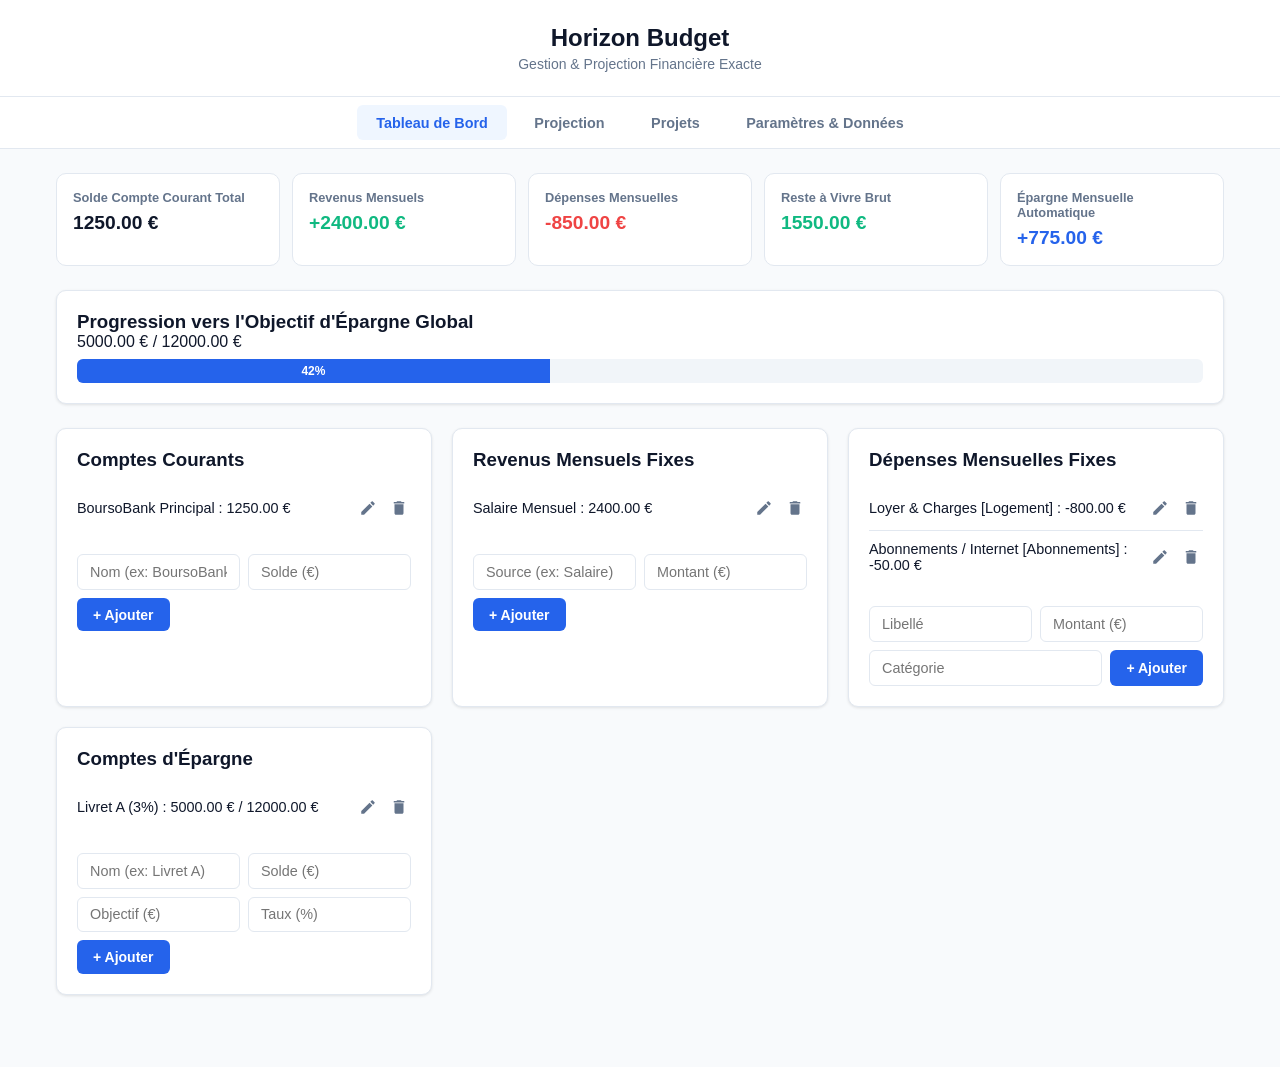
<file: index.html>
<!DOCTYPE html>
<html lang="fr">
<head>
    <meta charset="UTF-8">
    <meta name="viewport" content="width=device-width, initial-scale=1.0">
    <title>Horizon Budget - Gestion & Projection Financière</title>
    <link rel="stylesheet" href="style.css">
</head>
<body>

    <header class="main-header">
        <h1>Horizon Budget</h1>
        <p class="subtitle">Gestion & Projection Financière Exacte</p>
    </header>

    <nav class="main-nav">
        <button class="nav-btn active" data-tab="tab-dashboard">Tableau de Bord</button>
        <button class="nav-btn" data-tab="tab-projection">Projection</button>
        <button class="nav-btn" data-tab="tab-projects">Projets</button>
        <button class="nav-btn" data-tab="tab-settings">Paramètres & Données</button>
    </nav>

    <main class="container">

        <!-- ONGLET TABLEAU DE BORD -->
        <section id="tab-dashboard" class="tab-content active">
            <div class="metrics-grid">
                <div class="metric-card">
                    <span class="metric-label">Solde Compte Courant Total</span>
                    <span class="metric-value" id="metric-total-checking">0.00 €</span>
                </div>
                <div class="metric-card">
                    <span class="metric-label">Revenus Mensuels</span>
                    <span class="metric-value text-success" id="metric-income">+0.00 €</span>
                </div>
                <div class="metric-card">
                    <span class="metric-label">Dépenses Mensuelles</span>
                    <span class="metric-value text-danger" id="metric-expense">-0.00 €</span>
                </div>
                <div class="metric-card">
                    <span class="metric-label">Reste à Vivre Brut</span>
                    <span class="metric-value" id="metric-leftover">0.00 €</span>
                </div>
                <div class="metric-card">
                    <span class="metric-label">Épargne Mensuelle Automatique</span>
                    <span class="metric-value text-primary" id="metric-savings-monthly">+0.00 €</span>
                </div>
            </div>

            <!-- PROGRÈS ÉPARGNE -->
            <div class="card margin-top">
                <h3>Progression vers l'Objectif d'Épargne Global</h3>
                <p id="progress-text" class="section-desc">0.00 € / 0.00 €</p>
                <div class="progress-container">
                    <div class="progress-bar" id="savings-progress-bar">0%</div>
                </div>
            </div>

            <!-- COMPTES & OPÉRATIONS -->
            <div class="grid-2-cols margin-top">
                <!-- COMPTES COURANTS -->
                <div class="card">
                    <h3>Comptes Courants</h3>
                    <ul class="item-list" id="list-checkings"></ul>
                    <form id="form-checking" class="form-inline margin-top">
                        <input type="text" id="checking-label" placeholder="Nom (ex: BoursoBank)" required>
                        <input type="number" step="0.01" id="checking-amount" placeholder="Solde (€)" required>
                        <button type="submit" class="btn primary-btn">+ Ajouter</button>
                    </form>
                </div>

                <!-- REVENUS FIXES -->
                <div class="card">
                    <h3>Revenus Mensuels Fixes</h3>
                    <ul class="item-list" id="list-incomes"></ul>
                    <form id="form-income" class="form-inline margin-top">
                        <input type="text" id="income-label" placeholder="Source (ex: Salaire)" required>
                        <input type="number" step="0.01" id="income-amount" placeholder="Montant (€)" required>
                        <button type="submit" class="btn primary-btn">+ Ajouter</button>
                    </form>
                </div>

                <!-- DÉPENSES FIXES -->
                <div class="card">
                    <h3>Dépenses Mensuelles Fixes</h3>
                    <ul class="item-list" id="list-expenses"></ul>
                    <form id="form-expense" class="form-inline margin-top">
                        <input type="text" id="expense-label" placeholder="Libellé" required>
                        <input type="number" step="0.01" id="expense-amount" placeholder="Montant (€)" required>
                        <input type="text" id="expense-category" placeholder="Catégorie" required>
                        <button type="submit" class="btn primary-btn">+ Ajouter</button>
                    </form>
                </div>

                <!-- SUPPORTS D'ÉPARGNE -->
                <div class="card">
                    <h3>Comptes d'Épargne</h3>
                    <ul class="item-list" id="list-savings"></ul>
                    <form id="form-savings" class="form-inline margin-top">
                        <input type="text" id="savings-label" placeholder="Nom (ex: Livret A)" required>
                        <input type="number" step="0.01" id="savings-current" placeholder="Solde (€)" required>
                        <input type="number" step="0.01" id="savings-target" placeholder="Objectif (€)" required>
                        <input type="number" step="0.1" id="savings-rate-interest" placeholder="Taux (%)">
                        <button type="submit" class="btn primary-btn">+ Ajouter</button>
                    </form>
                </div>
            </div>
        </section>

        <!-- ONGLET PROJECTION -->
        <section id="tab-projection" class="tab-content">
            <div class="card">
                <h3>Projection Financière</h3>
                <p class="section-desc">Visualisez l'évolution prévisionnelle de vos solde de compte courant et d'épargne.</p>
                <div class="table-wrapper margin-top">
                    <table class="projection-table">
                        <thead>
                            <tr>
                                <th>Date / Mois</th>
                                <th>Solde Dép.</th>
                                <th>Revenus</th>
                                <th>Dépenses</th>
                                <th>Épargne auto.</th>
                                <th>Événements / Projets</th>
                                <th>Solde Fin C.C</th>
                                <th>Solde Épargne</th>
                                <th>Action</th>
                            </tr>
                        </thead>
                        <tbody id="projection-tbody"></tbody>
                    </table>
                </div>
            </div>
        </section>

        <!-- ONGLET PROJETS -->
        <section id="tab-projects" class="tab-content">
            <div class="card">
                <h3>Ajouter un Projet ponctuel</h3>
                <form id="form-project-page" class="form-grid margin-top">
                    <div class="form-group">
                        <label>Nom du projet :</label>
                        <input type="text" id="project-label-p" placeholder="ex: Vacances d'été" required>
                    </div>
                    <div class="form-group">
                        <label>Coût estimé (€) :</label>
                        <input type="number" step="0.01" id="project-amount-p" placeholder="1000" required>
                    </div>
                    <div class="form-group">
                        <label>Mois de réalisation (AAAA-MM) :</label>
                        <input type="month" id="project-date-p" required>
                    </div>
                    <div class="form-group">
                        <label>Source de financement :</label>
                        <select id="project-source-p">
                            <option value="checking">Compte Courant</option>
                            <option value="savings">Épargne</option>
                        </select>
                    </div>
                    <button type="submit" class="btn primary-btn grid-span-full">+ Planifier le projet</button>
                </form>
            </div>

            <div class="card margin-top">
                <h3>Liste des Projets Planifiés</h3>
                <div id="projects-container" class="projects-grid margin-top"></div>
            </div>
        </section>

        <!-- ONGLET PARAMÈTRES & DONNÉES -->
        <section id="tab-settings" class="tab-content">
            <div class="card">
                <h3>Configuration Générale</h3>
                <div class="form-grid margin-top">
                    <div class="form-group">
                        <label>Jour de versement de la paie :</label>
                        <input type="number" id="pay-day" min="1" max="31">
                    </div>
                    <div class="form-group">
                        <label>Paie reçue ce mois-ci ?</label>
                        <select id="pay-received">
                            <option value="false">Non (À inclure ce mois-ci)</option>
                            <option value="true">Oui (Déjà perçue)</option>
                        </select>
                    </div>
                    <div class="form-group">
                        <label>Horizon de projection (mois) :</label>
                        <input type="number" id="horizon" min="1" max="60">
                    </div>
                    <div class="form-group">
                        <label>Taux d'épargne du reste à vivre (%) :</label>
                        <input type="number" id="savings-rate" min="0" max="100">
                    </div>
                </div>
            </div>

            <div class="card margin-top">
                <h3>Gestion des Données (Import / Export)</h3>
                <div class="form-inline margin-top" style="gap: 1rem;">
                    <button id="export-btn" class="btn secondary-btn">Exporter les données (JSON)</button>
                    <label for="import-file" class="btn secondary-btn" style="cursor: pointer;">
                        Importer un fichier JSON
                    </label>
                    <input type="file" id="import-file" accept=".json" style="display: none;">
                    <button id="reset-btn" class="btn danger-btn">Réinitialiser les données</button>
                </div>
            </div>
        </section>

    </main>

    <!-- MODALE ÉDITION ÉLÉMENTS -->
    <div class="modal-overlay" id="edit-modal">
        <div class="modal-card">
            <div class="modal-header">
                <h3>Modifier l'élément</h3>
                <button class="icon-btn" id="modal-close">&times;</button>
            </div>
            <div class="modal-body" id="modal-body"></div>
            <div class="modal-footer">
                <button class="btn secondary-btn" id="modal-cancel-btn">Annuler</button>
                <button class="btn primary-btn" id="modal-save-btn">Enregistrer</button>
            </div>
        </div>
    </div>

    <!-- MODALE VIREMENT PONCTUEL -->
    <div class="modal-overlay" id="transfer-modal">
        <div class="modal-card">
            <div class="modal-header">
                <h3>Virement exceptionnel</h3>
                <button class="icon-btn" id="transfer-modal-close">&times;</button>
            </div>
            <div class="modal-body">
                <p id="transfer-modal-desc" style="margin-bottom: 1rem; color: var(--text-secondary);"></p>
                <div class="form-group">
                    <label for="transfer-amount-input">Montant (€) :</label>
                    <input type="number" step="0.01" id="transfer-amount-input" placeholder="0.00">
                </div>
            </div>
            <div class="modal-footer">
                <button class="btn secondary-btn" id="transfer-cancel-btn">Annuler</button>
                <button class="btn primary-btn" id="transfer-save-btn">Enregistrer</button>
            </div>
        </div>
    </div>

    <script src="app.js"></script>
    
</body>
</html>
</file>
<file: style.css>
:root {
    --primary: #2563eb;
    --primary-hover: #1d4ed8;
    --primary-light: #eff6ff;
    --success: #10b981;
    --danger: #ef4444;
    --bg-main: #f8fafc;
    --bg-card: #ffffff;
    --bg-subtle: #f1f5f9;
    --text-primary: #0f172a;
    --text-secondary: #64748b;
    --border-color: #e2e8f0;
    --radius-sm: 6px;
    --radius-md: 10px;
    --radius-lg: 14px;
    --shadow-sm: 0 1px 3px rgba(0,0,0,0.1);
    --shadow-md: 0 4px 6px -1px rgba(0,0,0,0.1);
}

* {
    box-sizing: border-box;
    margin: 0;
    padding: 0;
    font-family: -apple-system, BlinkMacSystemFont, "Segoe UI", Roboto, Helvetica, Arial, sans-serif;
}

body {
    background-color: var(--bg-main);
    color: var(--text-primary);
    padding-bottom: 3rem;
}

/* EN-TÊTE PRINCIPAL */
.main-header {
    background-color: var(--bg-card);
    border-bottom: 1px solid var(--border-color);
    padding: 1.5rem 1rem;
    text-align: center;
}

.main-header h1 {
    font-size: 1.5rem;
    font-weight: 700;
}

.subtitle {
    color: var(--text-secondary);
    font-size: 0.875rem;
    margin-top: 0.25rem;
}

/* NAVIGATION RÉACTIVE */
.main-nav {
    display: flex;
    justify-content: flex-start;
    gap: 0.5rem;
    background-color: var(--bg-card);
    border-bottom: 1px solid var(--border-color);
    padding: 0.5rem 1rem;
    overflow-x: auto;
    white-space: nowrap;
    -webkit-overflow-scrolling: touch;
}

@media (min-width: 640px) {
    .main-nav {
        justify-content: center;
    }
}

.nav-btn {
    padding: 0.6rem 1.2rem;
    border: none;
    background: transparent;
    color: var(--text-secondary);
    font-weight: 600;
    font-size: 0.9rem;
    border-radius: var(--radius-sm);
    cursor: pointer;
    transition: all 0.2s ease;
    flex: 0 0 auto;
}

.nav-btn:hover {
    background-color: var(--bg-subtle);
    color: var(--text-primary);
}

.nav-btn.active {
    background-color: var(--primary-light);
    color: var(--primary);
}

/* CONTENEUR PRINCIPAL */
.container {
    max-width: 1200px;
    margin: 1.5rem auto;
    padding: 0 1rem;
    width: 100%;
}

.tab-content {
    display: none;
}

.tab-content.active {
    display: block;
}

.card {
    background-color: var(--bg-card);
    border: 1px solid var(--border-color);
    border-radius: var(--radius-md);
    padding: 1.25rem;
    box-shadow: var(--shadow-sm);
}

.margin-top {
    margin-top: 1.5rem;
}

/* GRILLES DE LAYOUT RESPONSIVES */
.grid-2-cols {
    display: grid;
    grid-template-columns: repeat(auto-fit, minmax(280px, 1fr));
    gap: 1.25rem;
}

.metrics-grid {
    display: grid;
    grid-template-columns: repeat(auto-fit, minmax(160px, 1fr));
    gap: 0.75rem;
}

.metric-card {
    background-color: var(--bg-card);
    border: 1px solid var(--border-color);
    border-radius: var(--radius-md);
    padding: 1rem;
    display: flex;
    flex-direction: column;
    gap: 0.4rem;
}

.metric-label {
    font-size: 0.8rem;
    color: var(--text-secondary);
    font-weight: 600;
}

.metric-value {
    font-size: 1.2rem;
    font-weight: 700;
}

.text-success { color: var(--success); }
.text-danger { color: var(--danger); }
.text-primary { color: var(--primary); }

/* BARRE DE PROGRESSION ÉPARGNE */
.progress-container {
    width: 100%;
    background-color: var(--bg-subtle);
    border-radius: var(--radius-sm);
    height: 1.5rem;
    overflow: hidden;
    margin-top: 0.5rem;
}

.progress-bar {
    height: 100%;
    background-color: var(--primary);
    color: #fff;
    font-size: 0.75rem;
    font-weight: 700;
    display: flex;
    align-items: center;
    justify-content: center;
    transition: width 0.3s ease;
}

/* LISTES D'ÉLÉMENTS */
.item-list {
    list-style: none;
    margin-top: 1rem;
}

.item-list li {
    display: flex;
    justify-content: space-between;
    align-items: center;
    padding: 0.6rem 0;
    border-bottom: 1px solid var(--border-color);
    font-size: 0.9rem;
}

.item-list li:last-child {
    border-bottom: none;
}

.item-actions {
    display: flex;
    gap: 0.4rem;
}

.icon-btn {
    background: transparent;
    border: none;
    cursor: pointer;
    padding: 0.2rem;
    border-radius: var(--radius-sm);
    display: flex;
    align-items: center;
    justify-content: center;
}

.icon-btn svg {
    width: 18px;
    height: 18px;
    fill: var(--text-secondary);
    transition: fill 0.2s;
}

.icon-btn:hover svg {
    fill: var(--text-primary);
}

.delete-btn:hover svg {
    fill: var(--danger);
}

/* FORMULAIRES DE CRÉATION & Saisie */
.form-inline {
    display: flex;
    flex-wrap: wrap;
    gap: 0.5rem;
}

.form-inline input, 
.form-inline select, 
.form-inline button {
    flex: 1 1 100%;
}

@media (min-width: 640px) {
    .form-inline input, 
    .form-inline select {
        flex: 1 1 140px;
    }
    .form-inline button {
        flex: 0 0 auto;
    }
}

.form-grid {
    display: grid;
    grid-template-columns: repeat(auto-fit, minmax(200px, 1fr));
    gap: 1rem;
}

.grid-span-full {
    grid-column: 1 / -1;
}

.form-group {
    display: flex;
    flex-direction: column;
    gap: 0.3rem;
}

.form-group label {
    font-size: 0.85rem;
    font-weight: 600;
    color: var(--text-secondary);
}

input, select {
    padding: 0.55rem 0.75rem;
    border: 1px solid var(--border-color);
    border-radius: var(--radius-sm);
    font-size: 0.9rem;
    outline: none;
    background-color: #fff;
    width: 100%;
}

input:focus, select:focus {
    border-color: var(--primary);
}

/* BOUTONS GENERIQUES */
.btn {
    padding: 0.55rem 1rem;
    border-radius: var(--radius-sm);
    font-weight: 600;
    font-size: 0.875rem;
    cursor: pointer;
    border: none;
    transition: all 0.2s;
}

.primary-btn {
    background-color: var(--primary);
    color: #fff;
}

.primary-btn:hover {
    background-color: var(--primary-hover);
}

.secondary-btn {
    background-color: var(--bg-subtle);
    color: var(--text-primary);
    border: 1px solid var(--border-color);
}

.secondary-btn:hover {
    background-color: var(--border-color);
}

.danger-btn {
    background-color: var(--danger);
    color: #fff;
}

/* TABLEAU DE PROJECTION (SCROLL MOBILE) */
.table-wrapper {
    width: 100%;
    overflow-x: auto;
    -webkit-overflow-scrolling: touch;
    border-radius: var(--radius-sm);
    border: 1px solid var(--border-color);
}

.projection-table {
    width: 100%;
    min-width: 750px;
    border-collapse: collapse;
    font-size: 0.875rem;
    text-align: left;
}

.projection-table th, .projection-table td {
    padding: 0.75rem 0.6rem;
    border-bottom: 1px solid var(--border-color);
}

.projection-table th {
    background-color: var(--bg-subtle);
    font-weight: 600;
    color: var(--text-secondary);
}

.projection-table tr.current-month {
    background-color: var(--primary-light);
}

/* BOUTON D'ACTION DANS LE TABLEAU DE PROJECTION */
td .btn-table-action {
    display: inline-flex;
    align-items: center;
    justify-content: center;
    padding: 0.35rem 0.75rem;
    font-size: 0.78rem;
    font-weight: 600;
    white-space: nowrap;
    border-radius: var(--radius-sm);
    border: 1px solid var(--primary);
    background-color: var(--primary-light);
    color: var(--primary-hover);
    cursor: pointer;
    transition: all 0.2s ease-in-out;
}

td .btn-table-action:hover {
    background-color: var(--primary);
    color: #ffffff;
    box-shadow: 0 2px 5px rgba(59, 130, 246, 0.25);
}

td .btn-table-action.has-value {
    background-color: var(--bg-subtle);
    border-color: var(--border-color);
    color: var(--text-primary);
}

td .btn-table-action.has-value:hover {
    background-color: var(--primary-light);
    border-color: var(--primary);
    color: var(--primary-hover);
}

/* MODALES DÉDIÉES & POPUPS */
.modal-overlay {
    position: fixed;
    top: 0;
    left: 0;
    width: 100%;
    height: 100%;
    background: rgba(0, 0, 0, 0.4);
    display: flex;
    align-items: center;
    justify-content: center;
    padding: 1rem;
    opacity: 0;
    pointer-events: none;
    transition: opacity 0.2s ease;
    z-index: 1000;
}

.modal-overlay.active {
    opacity: 1;
    pointer-events: auto;
}

.modal-card {
    background: #ffffff;
    width: 100%;
    max-width: 450px;
    max-height: 90vh;
    display: flex;
    flex-direction: column;
    border-radius: var(--radius-md);
    box-shadow: var(--shadow-md);
    overflow: hidden;
}

.modal-header {
    display: flex;
    justify-content: space-between;
    align-items: center;
    padding: 1rem 1.25rem;
    border-bottom: 1px solid var(--border-color);
}

.modal-body {
    padding: 1.25rem;
    overflow-y: auto;
}

.modal-footer {
    display: flex;
    justify-content: flex-end;
    gap: 0.5rem;
    padding: 0.75rem 1.25rem;
    border-top: 1px solid var(--border-color);
    background-color: var(--bg-subtle);
}

/* CARTES DE PROJETS */
.projects-grid {
    display: grid;
    grid-template-columns: repeat(auto-fill, minmax(240px, 1fr));
    gap: 1rem;
}

.project-card {
    border: 1px solid var(--border-color);
    border-radius: var(--radius-sm);
    padding: 1rem;
    display: flex;
    flex-direction: column;
    justify-content: space-between;
    background-color: #fff;
}

.project-header {
    display: flex;
    justify-content: space-between;
    align-items: center;
    margin-bottom: 0.5rem;
}

.project-title {
    font-weight: 700;
}

.project-badge {
    font-size: 0.75rem;
    background: var(--bg-subtle);
    padding: 0.2rem 0.4rem;
    border-radius: 4px;
}
/* SECTION D'ADMINISTRATION DES DONNÉES */
.form-inline label.btn {
    display: inline-flex;
    align-items: center;
    justify-content: center;
    margin-bottom: 0;
}

@media (max-width: 639px) {
    .form-inline .btn,
    .form-inline label.btn {
        width: 100%;
    }
}
</file>
